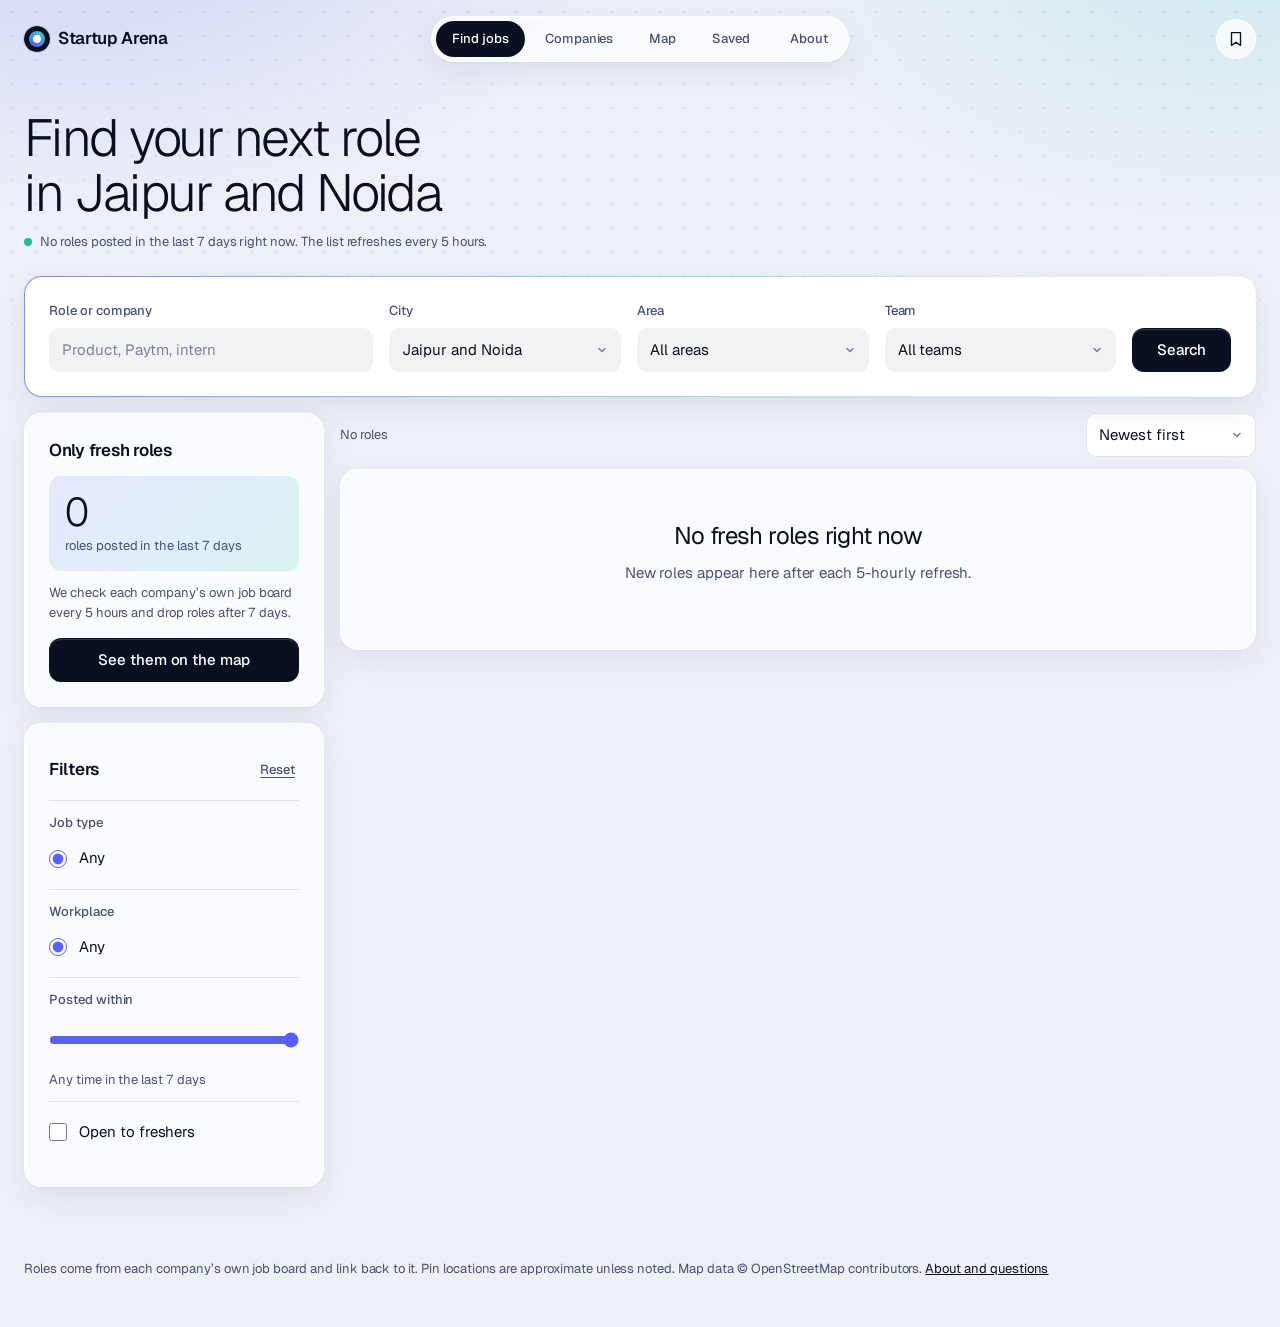
<file: index.html>
<!doctype html>
<html lang="en">
<head>
  <meta charset="utf-8">
  <meta name="viewport" content="width=device-width, initial-scale=1, viewport-fit=cover">
  <title>Startup Arena · Jobs in Jaipur and Noida</title>
  <meta name="description" content="Live open roles at companies in Jaipur and Noida. Search, filter by area and team, save roles and apply on each company's own job board.">
  <meta name="theme-color" content="#edf0f7" media="(prefers-color-scheme: light)">
  <meta name="theme-color" content="#070b17" media="(prefers-color-scheme: dark)">
  <meta property="og:type" content="website">
  <meta property="og:site_name" content="Startup Arena">
  <meta property="og:title" content="Startup Arena · Jobs in Jaipur and Noida">
  <meta property="og:description" content="Live open roles at companies in Jaipur and Noida. Posted in the last 7 days, refreshed every 5 hours.">
  <meta property="og:image" content="https://llakshitt.github.io/startup-arena/assets/og.png">
  <meta property="og:image:width" content="1200">
  <meta property="og:image:height" content="630">
  <meta name="twitter:card" content="summary_large_image">
  <link rel="icon" href="assets/icon.svg" type="image/svg+xml">
  <link rel="preconnect" href="https://fonts.googleapis.com">
  <link rel="preconnect" href="https://fonts.gstatic.com" crossorigin>
  <link rel="stylesheet" href="https://fonts.googleapis.com/css2?family=Geist:wght@300;400;500;600&display=swap">
  <link rel="stylesheet" href="style.css">
  <link rel="preload" href="data/jobs.json" as="fetch" crossorigin>
  <script defer type="module" src="jobs.js"></script>
</head>
<body data-page="home">
  <a class="skip" href="#main">Skip to content</a>
  <header class="top">
    <a class="brand" href="index.html#/jobs">Startup Arena</a>
    <nav class="mainnav" aria-label="Main">
      <a href="index.html#/jobs" data-view="jobs">Find jobs</a>
      <a href="index.html#/companies" data-view="companies">Companies</a>
      <a href="map.html#/jaipur">Map</a>
      <a href="index.html#/saved" data-view="saved">Saved <span id="navSaved"></span></a>
      <a class="navabout" href="index.html#/about" data-view="about">About</a>
    </nav>
    <div class="topright">
      <a class="iconbtn" href="index.html#/saved" aria-label="Saved roles">
        <svg width="18" height="18" viewBox="0 0 24 24" fill="none" stroke="currentColor" stroke-width="1.8" stroke-linejoin="round" aria-hidden="true"><path d="M6 3.5h12v17l-6-4.2-6 4.2z"/></svg>
        <span class="dot" id="savedDot" hidden></span>
      </a>
    </div>
  </header>

  <main id="main">
    <!-- Find jobs -->
    <section id="view-jobs" class="view" hidden>
      <div class="wrap">
        <div class="pagehead">
          <h1>Find your next role in Jaipur and Noida</h1>
          <p class="stat"><span class="live" aria-hidden="true"></span><span id="stat">Loading the latest roles…</span></p>
        </div>

        <form class="searchcard" id="searchForm" role="search">
          <label class="f"><span>Role or company</span><input type="search" id="fq" placeholder="Product, Paytm, intern" autocomplete="off" enterkeyhint="search"></label>
          <label class="f"><span>City</span>
            <select id="fcity"><option value="">Jaipur and Noida</option><option value="jaipur">Jaipur</option><option value="noida">Noida</option></select>
          </label>
          <label class="f"><span>Area</span><select id="farea"></select></label>
          <label class="f"><span>Team</span><select id="fdept"></select></label>
          <button class="btn-dark" type="submit">Search</button>
        </form>

        <div class="jobslayout">
          <aside class="filterpanel" id="filterPanel" aria-label="Filters">
            <div class="card promo">
              <h2>Only fresh roles</h2>
              <div class="well"><b id="promoN">0</b><span>roles posted in the last 7 days</span></div>
              <p>We check each company’s own job board every 5 hours and drop roles after 7 days.</p>
              <a class="btn-dark" href="map.html#/jaipur">See them on the map</a>
            </div>
            <div class="card">
              <div class="fhead">
                <h2>Filters</h2>
                <button type="button" class="linkbtn" id="freset">Reset</button>
                <button type="button" class="iconbtn sheetclose" id="fclose" aria-label="Close filters">
                  <svg width="16" height="16" viewBox="0 0 24 24" fill="none" stroke="currentColor" stroke-width="2" stroke-linecap="round" aria-hidden="true"><path d="M6 6l12 12M18 6 6 18"/></svg>
                </button>
              </div>
              <div class="sheetfields" id="sheetFields"></div>
              <fieldset><legend>Job type</legend><div id="typeList"></div></fieldset>
              <fieldset><legend>Workplace</legend><div id="workList"></div></fieldset>
              <fieldset>
                <legend>Posted within</legend>
                <div class="range"><input type="range" id="fdays" min="1" max="7" step="1" aria-label="Posted within days"><output id="fdaysOut" for="fdays"></output></div>
              </fieldset>
              <fieldset><label class="check"><input type="checkbox" id="ffresh"><span>Open to freshers</span></label></fieldset>
              <button type="button" class="btn-dark sheetdone" id="fdone">Show roles</button>
            </div>
          </aside>

          <div class="results">
            <div class="toolbar">
              <p id="rcount" role="status" aria-live="polite"></p>
              <button type="button" class="btn-light filtersbtn" id="fopen" aria-controls="filterPanel">Filters <span class="badge" id="fbadge"></span></button>
              <label><span class="sr">Sort roles</span>
                <select id="fsort"><option value="new">Newest first</option><option value="company">Company A to Z</option></select>
              </label>
            </div>
            <div class="chips" id="chips"></div>
            <div class="jobsgrid" id="grid" aria-live="polite">
              <div class="skelcard"></div><div class="skelcard"></div><div class="skelcard"></div>
              <div class="skelcard"></div><div class="skelcard"></div><div class="skelcard"></div>
            </div>
            <div class="more"><button type="button" class="btn-light" id="more" hidden>Show more roles</button></div>
          </div>
        </div>
      </div>
    </section>

    <!-- Companies -->
    <section id="view-companies" class="view" hidden>
      <div class="wrap">
        <div class="pagehead">
          <h1>Companies hiring now</h1>
          <p class="stat" id="cstat"></p>
        </div>
        <form class="searchcard slim" onsubmit="return false" role="search">
          <label class="f"><span>Company name</span><input type="search" id="cq" placeholder="Search companies" autocomplete="off"></label>
          <div class="seg" role="group" aria-label="City" id="cseg">
            <button type="button" data-city="" aria-pressed="true">Both</button>
            <button type="button" data-city="jaipur" aria-pressed="false">Jaipur</button>
            <button type="button" data-city="noida" aria-pressed="false">Noida</button>
          </div>
        </form>
        <div style="height:var(--s4)"></div>
        <div class="cogrid" id="cogrid"></div>
        <div id="watchBlock" hidden>
          <h2 class="subh">Based here, no live job feed</h2>
          <p class="subp">These companies hire through LinkedIn, Naukri or their own page, so we can’t read their roles automatically. Open their site to check.</p>
          <div class="cogrid" id="watchGrid"></div>
        </div>
      </div>
    </section>

    <!-- Saved -->
    <section id="view-saved" class="view" hidden>
      <div class="wrap">
        <div class="pagehead">
          <h1>Your saved roles</h1>
          <p class="stat">Saved on this device only. Mark each role as applied, interview or offer.</p>
        </div>
        <div class="savedbar" id="savedbar"></div>
        <div class="savedlist" id="savedlist"></div>
      </div>
    </section>

    <!-- About -->
    <section id="view-about" class="view" hidden>
      <div class="wrap">
        <div class="pagehead">
          <h1>Live roles, nothing old</h1>
          <p class="stat">Startup Arena reads each company’s own job board and shows what was posted this week.</p>
        </div>
        <div class="aboutgrid">
          <div class="card">
            <h2>How it works</h2>
            <ol class="steps">
              <li><div><h3>Find</h3><p>Search by role or company, then narrow by city, area, team, job type or freshers.</p></div></li>
              <li><div><h3>Open the details</h3><p>See the team, type, workplace and when it was posted. Star the roles you like.</p></div></li>
              <li><div><h3>Apply at the source</h3><p>Every role links to the company’s own job board. Download your saved list as a CSV.</p></div></li>
            </ol>
          </div>
          <div class="card faq">
            <h2>Questions</h2>
            <details><summary>Where do the roles come from?</summary><p>From each company’s own public job board. A refresh every 5 hours keeps the roles located in Jaipur or Noida and links back to the original listing.</p></details>
            <details><summary>How fresh is the data?</summary><p>It refreshes every 5 hours. Only roles posted in the last 7 days are shown. When a company does not publish a posting date, the age counts from the day we first saw the role.</p></details>
            <details><summary>Why is a company I know missing?</summary><p>Only companies whose job boards are open to the public can be read automatically. Many Jaipur companies hire through LinkedIn, Naukri or their own page. They appear on the Companies screen without a job feed.</p></details>
            <details><summary>Do you apply for me?</summary><p>No. You apply on the company’s own page.</p></details>
            <details><summary>Where are my saved roles stored?</summary><p>Only in your own browser. There is no account and nothing is uploaded. Download the CSV before you clear browser data or switch devices.</p></details>
          </div>
        </div>
      </div>
    </section>
  </main>

  <footer class="wrap foot">Roles come from each company’s own job board and link back to it. Pin locations are approximate unless noted. Map data © OpenStreetMap contributors. <a href="#/about">About and questions</a></footer>

  <div class="scrim" id="scrim" hidden></div>
  <dialog id="jobDialog" aria-labelledby="dlgTitle"></dialog>
</body>
</html>
</file>
<file: style.css>
/* =====================================================================
   Startup Arena: one design system for every screen.
   Face: Inter only. Weights 300 (page titles), 400, 500, 600.
   Surfaces: soft blue-grey backdrop, white cards (radius 20), black pill actions.
   Colour is reserved for the two cities (Jaipur rose, Noida cobalt) on dots and map pins.
   ===================================================================== */

:root {
  color-scheme: light dark;

  /* colour: cool mineral neutrals, one ion-blue accent, two city hues used only on dots and map pins */
  --bg: #edf0f7;
  --surface: #ffffff;                    /* solid card fill */
  --glass: rgb(255 255 255 / .72);       /* translucent panels */
  --glass-line: rgb(255 255 255 / .95);
  --ink: #0a1020;
  --ink-2: #485272;                      /* 6.9:1 on white */
  --ink-3: #7a839c;                      /* placeholders only */
  --line: rgb(10 16 32 / .10);
  --field: rgb(10 16 32 / .05);
  --brand: #5560ff;                      /* focus, slider, active underline, glow */
  --brand-soft: rgb(85 96 255 / .12);
  --brand-ink: #2f3bd1;
  --teal-soft: rgb(20 184 166 / .14);
  --teal-ink: #0a6a61;
  --solid: #0a1020;                      /* "black" pills and primary buttons */
  --on-solid: #ffffff;
  --solid-hover: #1b2550;
  --jaipur: #d63a73;
  --noida: #2f6bff;
  --accent: var(--jaipur);
  --accent-ink: #ffffff;
  --accent-soft: rgb(214 58 115 / .10);
  --mono-a: #e3e7ff;                     /* company monogram gradient */
  --mono-b: #d2f1ee;
  --shadow: 0 1px 1px rgb(10 16 32 / .04), 0 10px 30px rgb(30 40 90 / .08);
  --glow-a: rgb(104 120 255 / .24);
  --glow-b: rgb(60 200 190 / .16);
  --dots: rgb(10 16 32 / .11);

  /* a card on hover flips to the opposite tone */
  --h-bg: linear-gradient(155deg, #0a1020 0%, #182152 100%);
  --h-ink: #ffffff;
  --h-ink-2: #b4bcd8;
  --h-solid: #ffffff;
  --h-on-solid: #0a1020;
  --h-chip: rgb(255 255 255 / .14);

  --ui: "Geist", "Inter", system-ui, -apple-system, "Segoe UI", sans-serif;

  --t-xs: 0.75rem;
  --t-sm: 0.8125rem;
  --t-md: 0.9375rem;
  --t-lg: 1.0625rem;
  --t-xl: 1.5rem;
  --t-2xl: clamp(2rem, 3.6vw + 0.6rem, 3.25rem);

  --s1: 4px; --s2: 8px; --s3: 12px; --s4: 16px; --s5: 24px; --s6: 32px; --s7: 48px; --s8: 64px;
  --r-card: 18px;
  --r-control: 12px;
  --pill: 999px;
  --tap: 44px;
}
@media (prefers-color-scheme: dark) {
  :root {
    --bg: #070b17;
    --surface: #111a33;
    --glass: rgb(22 31 58 / .62);
    --glass-line: rgb(255 255 255 / .09);
    --ink: #e8ecfa;
    --ink-2: #a2abcb;
    --ink-3: #6c7597;
    --line: rgb(255 255 255 / .10);
    --field: rgb(255 255 255 / .06);
    --brand: #7c86ff;
    --brand-soft: rgb(124 134 255 / .18);
    --brand-ink: #aab1ff;
    --teal-soft: rgb(45 212 191 / .16);
    --teal-ink: #7ee8da;
    --solid: #e8ecfa;
    --on-solid: #0a1020;
    --solid-hover: #ffffff;
    --jaipur: #ff5c93;
    --noida: #6a93ff;
    --accent-soft: rgb(255 92 147 / .14);
    --mono-a: #2a3570;
    --mono-b: #164a52;
    --shadow: 0 1px 1px rgb(0 0 0 / .3), 0 12px 32px rgb(0 0 0 / .35);
    --glow-a: rgb(90 105 255 / .22);
    --glow-b: rgb(40 190 180 / .12);
    --dots: rgb(255 255 255 / .09);
    --h-bg: linear-gradient(155deg, #f4f6ff 0%, #dfe4ff 100%);
    --h-ink: #0a1020;
    --h-ink-2: #46506e;
    --h-solid: #0a1020;
    --h-on-solid: #ffffff;
    --h-chip: rgb(10 16 32 / .08);
  }
  .leaflet-tile-pane { filter: invert(1) hue-rotate(180deg) brightness(.92) contrast(.9) saturate(.8); }
  .leaflet-container { background: #0c1226; }
}
:root[data-city="noida"] { --accent: var(--noida); --accent-soft: rgb(47 107 255 / .10); }

*, *::before, *::after { box-sizing: border-box; }
html { -webkit-text-size-adjust: 100%; }
body {
  margin: 0; min-height: 100dvh; position: relative;
  font: 400 var(--t-md)/1.5 var(--ui); letter-spacing: -0.003em; font-feature-settings: "tnum" 1, "cv11" 1;
  color: var(--ink); -webkit-font-smoothing: antialiased;
  background:
    radial-gradient(900px 520px at 6% -8%, var(--glow-a), transparent 62%),
    radial-gradient(760px 460px at 96% -4%, var(--glow-b), transparent 62%),
    var(--bg);
  background-repeat: no-repeat;
}
/* fine dot grid that fades out below the header */
body::before {
  content: ""; position: absolute; inset: 0 0 auto 0; height: 520px; z-index: -1; pointer-events: none;
  background-image: radial-gradient(var(--dots) 1px, transparent 1.3px); background-size: 24px 24px;
  -webkit-mask-image: linear-gradient(180deg, #000 0, transparent 100%); mask-image: linear-gradient(180deg, #000 0, transparent 100%);
}
h1, h2, h3, h4, p, ul, ol, dl, dd, fieldset { margin: 0; padding: 0; }
ul, ol { list-style: none; }
a { color: inherit; }
button, input, select { font: inherit; letter-spacing: inherit; color: inherit; }
button { cursor: pointer; }
[hidden] { display: none !important; }
:focus-visible { outline: 2px solid var(--brand); outline-offset: 2px; }
.sr { position: absolute; width: 1px; height: 1px; overflow: hidden; clip-path: inset(50%); white-space: nowrap; }
.skip { position: absolute; left: var(--s3); top: -80px; z-index: 1000; padding: var(--s3) var(--s4); background: var(--solid); color: var(--on-solid); border-radius: var(--r-control); }
.skip:focus { top: var(--s3); }
.wrap { width: min(1240px, 100% - 2 * var(--s5)); margin-inline: auto; }

/* ---------- buttons and inputs ---------- */
.btn-dark, .btn-light, .pill, .btn {
  display: inline-flex; align-items: center; justify-content: center; gap: var(--s2);
  min-height: var(--tap); padding: 0 var(--s5); border: 1px solid transparent; border-radius: var(--r-control);
  font-size: var(--t-md); font-weight: 500; text-decoration: none; white-space: nowrap;
  transition: box-shadow .18s, background-color .18s, border-color .18s;
}
.btn-dark, .btn { background: var(--solid); color: var(--on-solid); box-shadow: inset 0 1px 0 rgb(255 255 255 / .16); }
.btn-dark:hover, .btn:hover { background: var(--solid-hover); box-shadow: inset 0 1px 0 rgb(255 255 255 / .2), 0 8px 24px color-mix(in srgb, var(--brand) 38%, transparent); }
.btn-light, .btn.light { background: var(--surface); color: var(--ink); border-color: var(--line); box-shadow: none; }
.btn-light:hover, .btn.light:hover { border-color: var(--brand); background: var(--surface); box-shadow: 0 0 0 3px var(--brand-soft); }
.pill { min-height: 36px; padding: 0 var(--s4); border-radius: var(--pill); font-size: var(--t-sm); background: var(--solid); color: var(--on-solid); }
.linkbtn { min-height: var(--tap); padding: 0 var(--s1); background: none; border: 0; font-size: var(--t-sm); font-weight: 500; color: var(--ink-2); text-decoration: underline; text-underline-offset: 3px; }
.linkbtn:hover { color: var(--ink); }
.iconbtn { display: grid; place-items: center; width: 40px; height: 40px; border: 1px solid var(--glass-line); border-radius: 50%; background: var(--glass); backdrop-filter: blur(12px); color: var(--ink); text-decoration: none; position: relative; }
.iconbtn:hover { background: var(--solid); color: var(--on-solid); }
.iconbtn .dot { position: absolute; top: 8px; right: 8px; width: 8px; height: 8px; border-radius: 50%; background: var(--brand); border: 2px solid var(--surface); }

input[type="search"], input[type="text"], select {
  width: 100%; min-height: var(--tap); padding: 0 var(--s3);
  border: 1px solid transparent; border-radius: 10px; background: var(--field); font-size: var(--t-md);
  transition: border-color .15s, background-color .15s, box-shadow .15s;
}
input::placeholder { color: var(--ink-3); }
input[type="search"]:focus-visible, select:focus-visible { background: var(--surface); border-color: var(--brand); box-shadow: 0 0 0 3px var(--brand-soft); outline: 0; }
select { appearance: none; padding-right: 36px; background-image: url("data:image/svg+xml,%3Csvg xmlns='http://www.w3.org/2000/svg' width='12' height='12' viewBox='0 0 12 12'%3E%3Cpath d='M3 4.5 6 7.5 9 4.5' fill='none' stroke='%237a839c' stroke-width='1.6' stroke-linecap='round' stroke-linejoin='round'/%3E%3C/svg%3E"); background-repeat: no-repeat; background-position: right 12px center; }
select option { color: #0a1020; background: #fff; }
.f { display: grid; gap: var(--s2); min-width: 0; }
.f > span { font-size: var(--t-sm); font-weight: 500; color: var(--ink-2); }

/* ---------- header ---------- */
.top { display: grid; grid-template-columns: 1fr auto 1fr; align-items: center; gap: var(--s4); width: min(1240px, 100% - 2 * var(--s5)); margin: 0 auto; padding: var(--s4) 0; }
.brand { display: inline-flex; align-items: center; gap: var(--s2); justify-self: start; font-size: var(--t-lg); font-weight: 600; letter-spacing: -0.02em; text-decoration: none; }
.brand::before { content: ""; width: 26px; height: 26px; border-radius: 50%; background: radial-gradient(circle at 50% 50%, var(--on-solid) 0 3.5px, transparent 4.5px), conic-gradient(from 210deg, var(--brand), #3cc8be, var(--brand)); box-shadow: inset 0 0 0 5px var(--solid), 0 0 0 1px var(--line); }
.mainnav { display: flex; gap: var(--s1); padding: var(--s1); background: var(--glass); border: 1px solid var(--glass-line); border-radius: var(--pill); backdrop-filter: blur(14px) saturate(1.3); box-shadow: var(--shadow); }
.mainnav a { display: flex; align-items: center; gap: var(--s1); min-height: 36px; padding: 0 var(--s4); border-radius: var(--pill); font-size: var(--t-sm); font-weight: 500; text-decoration: none; color: var(--ink-2); white-space: nowrap; transition: color .15s, background-color .15s; }
.mainnav a:hover { color: var(--ink); background: var(--field); }
.mainnav a[aria-current="page"] { background: var(--solid); color: var(--on-solid); }
.topright { display: flex; gap: var(--s2); justify-self: end; }

/* ---------- page heads ---------- */
.pagehead { padding: var(--s6) 0 var(--s5); }
.pagehead h1 { max-width: 19ch; font-size: var(--t-2xl); font-weight: 300; line-height: 1.06; letter-spacing: -0.04em; text-wrap: balance; }
.pagehead .stat { display: flex; align-items: center; gap: var(--s2); margin-top: var(--s3); font-size: var(--t-sm); color: var(--ink-2); }
.live { flex: none; width: 8px; height: 8px; border-radius: 50%; background: #1fbf8f; box-shadow: 0 0 0 0 rgb(31 191 143 / .5); }
@media (prefers-reduced-motion: no-preference) { .live { animation: live 2.4s ease-out infinite; } @keyframes live { 70%, 100% { box-shadow: 0 0 0 8px rgb(31 191 143 / 0); } } }

/* ---------- panels ---------- */
.card, .searchcard, .saved, .empty, .side {
  background: var(--glass); border: 1px solid var(--glass-line); border-radius: var(--r-card);
  box-shadow: var(--shadow); backdrop-filter: blur(16px) saturate(1.3);
}
.searchcard {
  display: grid; grid-template-columns: 1.4fr 1fr 1fr 1fr auto; gap: var(--s4); align-items: end; padding: var(--s5);
  border: 1px solid transparent;
  background: linear-gradient(var(--surface), var(--surface)) padding-box, linear-gradient(120deg, color-mix(in srgb, var(--brand) 70%, transparent), rgb(60 200 190 / .45) 55%, var(--glass-line)) border-box;
}
.searchcard.slim { grid-template-columns: minmax(0, 1fr) auto; }
.seg { display: flex; gap: var(--s1); padding: var(--s1); background: var(--field); border-radius: var(--r-control); }
.seg button { min-height: 36px; padding: 0 var(--s4); border: 0; border-radius: 9px; background: transparent; font-size: var(--t-sm); font-weight: 500; color: var(--ink-2); }
.seg button[aria-pressed="true"] { background: var(--solid); color: var(--on-solid); }

/* ---------- jobs layout ---------- */
.jobslayout { display: grid; grid-template-columns: 300px minmax(0, 1fr); gap: var(--s4); margin-top: var(--s4); align-items: start; padding-bottom: var(--s7); }
.filterpanel { position: sticky; top: var(--s4); display: grid; gap: var(--s4); }
.card { padding: var(--s5); }
.promo h2 { font-size: var(--t-lg); font-weight: 600; letter-spacing: -0.015em; }
.promo p { margin: var(--s2) 0 var(--s4); font-size: var(--t-sm); color: var(--ink-2); }
.promo .well { display: grid; gap: var(--s1); padding: var(--s4); margin: var(--s3) 0; background: linear-gradient(135deg, var(--brand-soft), var(--teal-soft)); border-radius: var(--r-control); }
.promo .well b { font-size: 2.5rem; font-weight: 300; line-height: 1; letter-spacing: -0.04em; }
.promo .well span { font-size: var(--t-sm); color: var(--ink-2); }
.promo .btn-dark { width: 100%; }
.sheetfields { display: none; }
.fhead { display: flex; align-items: center; justify-content: space-between; margin-bottom: var(--s2); }
.fhead h2 { font-size: var(--t-lg); font-weight: 600; letter-spacing: -0.015em; }
.sheetclose, .sheetdone, .filtersbtn, .scrim { display: none; }
fieldset { border: 0; min-width: 0; padding: var(--s3) 0; border-top: 1px solid var(--line); }
legend { float: left; width: 100%; margin-bottom: var(--s2); padding: 0; font-size: var(--t-sm); font-weight: 500; color: var(--ink-2); }
fieldset > * { clear: both; }
.opt, .check { display: flex; align-items: center; gap: var(--s3); min-height: 36px; font-size: var(--t-md); cursor: pointer; }
.opt .n { margin-left: auto; font-size: var(--t-xs); color: var(--ink-2); }
.opt input, .check input { width: 18px; height: 18px; margin: 0; accent-color: var(--brand); }
.range { display: grid; gap: var(--s2); }
.range input { width: 100%; accent-color: var(--brand); height: var(--tap); margin: 0; }
.range output { font-size: var(--t-sm); color: var(--ink-2); }

.toolbar { display: flex; align-items: center; gap: var(--s3); margin-bottom: var(--s3); }
.toolbar p { margin-right: auto; font-size: var(--t-sm); color: var(--ink-2); }
.toolbar select { width: auto; min-width: 170px; background-color: var(--surface); border-color: var(--line); }
.badge { min-width: 20px; padding: 0 6px; border-radius: var(--pill); background: var(--brand); color: #fff; font-size: var(--t-xs); line-height: 20px; text-align: center; }
.badge:empty { display: none; }
.chips { display: flex; flex-wrap: wrap; gap: var(--s2); margin-bottom: var(--s3); }
.chips:empty { display: none; }
.chip { display: inline-flex; align-items: center; gap: var(--s2); min-height: 32px; padding: 0 var(--s2) 0 var(--s3); border: 1px solid var(--line); border-radius: var(--pill); background: var(--surface); font-size: var(--t-sm); font-weight: 500; }
.chip:hover { border-color: var(--brand); box-shadow: 0 0 0 3px var(--brand-soft); }
.chip svg { opacity: .55; }

/* ---------- job and company cards ---------- */
.jobsgrid, .cogrid { display: grid; grid-template-columns: repeat(3, minmax(0, 1fr)); gap: var(--s4); }
.job, .co {
  position: relative; display: flex; flex-direction: column; gap: var(--s3); min-height: 236px; padding: var(--s4);
  background: var(--surface); border: 1px solid var(--line); border-radius: var(--r-card); box-shadow: var(--shadow);
  transition: background .2s, color .2s, border-color .2s, transform .2s;
}
.job:hover, .job:focus-within, .co:hover, .co:focus-within { background: var(--h-bg); color: var(--h-ink); border-color: transparent; }
@media (prefers-reduced-motion: no-preference) { .job:hover, .co:hover { transform: translateY(-2px); } }
.jt { display: flex; align-items: center; gap: var(--s3); }
.logo { display: grid; place-items: center; flex: none; width: 44px; height: 44px; border-radius: 50%; background: linear-gradient(145deg, var(--mono-a), var(--mono-b)); color: var(--ink); font-size: var(--t-lg); font-weight: 500; box-shadow: inset 0 0 0 1px var(--line); }
.datepill { padding: 0 var(--s3); border: 1px solid var(--line); border-radius: var(--pill); font-size: var(--t-xs); font-weight: 500; line-height: 26px; color: var(--ink-2); }
.bm { display: grid; place-items: center; width: 36px; height: 36px; margin-left: auto; border: 1px solid var(--line); border-radius: 50%; background: transparent; color: var(--ink); }
.bm:hover { border-color: var(--brand); }
.bm[aria-pressed="true"] { background: var(--solid); color: var(--on-solid); border-color: var(--solid); }
.jc { display: flex; align-items: center; gap: var(--s2); font-size: var(--t-sm); font-weight: 500; }
.cdot { width: 8px; height: 8px; border-radius: 50%; background: var(--c, var(--ink-3)); flex: none; box-shadow: 0 0 0 3px color-mix(in srgb, var(--c, var(--ink-3)) 18%, transparent); }
[data-city="jaipur"] { --c: var(--jaipur); }
[data-city="noida"] { --c: var(--noida); }
.jtitle { font-size: var(--t-lg); font-weight: 500; line-height: 1.3; letter-spacing: -0.015em; overflow-wrap: anywhere; }
.jtitle button { padding: 0; border: 0; background: none; text-align: left; font: inherit; letter-spacing: inherit; }
.jtitle button:focus-visible { outline-offset: 4px; }
.jtags { display: flex; flex-wrap: wrap; gap: var(--s1) var(--s3); font-size: var(--t-sm); color: var(--ink-2); }
.jloc { font-size: var(--t-sm); color: var(--ink-2); }
.jf { display: flex; align-items: center; gap: var(--s2); margin-top: auto; }
.jf .pill { margin-left: auto; }
.job:hover .datepill, .job:focus-within .datepill, .job:hover .bm, .job:focus-within .bm, .co:hover .count { border-color: transparent; background: var(--h-chip); color: var(--h-ink); }
.job:hover .jtags, .job:focus-within .jtags, .job:hover .jloc, .job:focus-within .jloc, .co:hover .samples, .co:focus-within .samples { color: var(--h-ink-2); }
.job:hover .bm[aria-pressed="true"], .job:focus-within .bm[aria-pressed="true"] { background: var(--h-solid); color: var(--h-on-solid); }
.job:hover .pill, .job:focus-within .pill, .co:hover .pill, .co:focus-within .pill { background: var(--h-solid); color: var(--h-on-solid); }
.tag { padding: 0 var(--s2); border-radius: var(--pill); font-size: var(--t-xs); font-weight: 500; line-height: 22px; background: var(--field); color: var(--ink); }
.tag.new { background: var(--brand-soft); color: var(--brand-ink); }
.tag.fresh { background: var(--teal-soft); color: var(--teal-ink); }
.job:hover .tag.new, .job:focus-within .tag.new { background: var(--h-chip); color: var(--h-ink); }
.job:hover .tag.fresh, .job:focus-within .tag.fresh, .co:hover .tag.fresh, .co:focus-within .tag.fresh { background: var(--h-chip); color: var(--h-ink); }

.more { display: grid; place-items: center; padding: var(--s5) 0 0; }
.empty { grid-column: 1 / -1; padding: var(--s7) var(--s5); text-align: center; }
.empty h2 { margin-bottom: var(--s2); font-size: var(--t-xl); font-weight: 400; letter-spacing: -0.025em; }
.empty p { max-width: 46ch; margin: 0 auto var(--s4); color: var(--ink-2); }
.tips { display: flex; flex-wrap: wrap; justify-content: center; gap: var(--s2); margin: 0 auto var(--s4); }
.skelcard { min-height: 236px; border-radius: var(--r-card); background: var(--glass); border: 1px solid var(--glass-line); }
@media (prefers-reduced-motion: no-preference) { .skelcard { animation: pulse 1.4s ease-in-out infinite; } @keyframes pulse { 50% { opacity: .45; } } }

/* ---------- companies ---------- */
.cogrid { margin-bottom: var(--s5); }
.co { min-height: 220px; }
.co h3 { font-size: var(--t-lg); font-weight: 500; letter-spacing: -0.015em; }
.co .count { margin-left: auto; padding: 0 var(--s3); border: 1px solid var(--line); border-radius: var(--pill); font-size: var(--t-xs); font-weight: 500; line-height: 26px; color: var(--ink-2); }
.co .samples { display: grid; gap: var(--s1); font-size: var(--t-sm); color: var(--ink-2); }
.co .samples li { overflow: hidden; text-overflow: ellipsis; white-space: nowrap; }
.co.hollow { background: transparent; box-shadow: none; border: 1.5px dashed var(--ink-3); min-height: 0; }
.co.hollow:hover, .co.hollow:focus-within { background: var(--h-bg); border-color: transparent; }
.subh { margin: var(--s6) 0 var(--s2); font-size: var(--t-xl); font-weight: 400; letter-spacing: -0.025em; }
.subp { margin-bottom: var(--s4); max-width: 60ch; color: var(--ink-2); font-size: var(--t-sm); }

/* ---------- saved ---------- */
.savedlist { display: grid; gap: var(--s3); padding-bottom: var(--s7); }
.saved { display: grid; grid-template-columns: 44px minmax(0, 1fr) auto; gap: var(--s1) var(--s4); align-items: center; padding: var(--s4); }
.saved .logo { grid-row: 1 / span 2; }
.saved a.title { font-weight: 500; text-decoration: none; overflow-wrap: anywhere; }
.saved a.title:hover { text-decoration: underline; text-underline-offset: 3px; }
.saved .meta { grid-column: 2; display: flex; flex-wrap: wrap; align-items: center; gap: var(--s1) var(--s3); font-size: var(--t-sm); color: var(--ink-2); }
.saved .acts { grid-column: 3; grid-row: 1 / span 2; display: flex; align-items: center; gap: var(--s2); }
.saved select { width: auto; min-width: 130px; min-height: 40px; }
.tag.gone { background: rgb(220 60 60 / .14); color: #b32626; }
.savedbar { display: flex; flex-wrap: wrap; align-items: center; justify-content: space-between; gap: var(--s3); margin-bottom: var(--s3); }
.savedbar p { font-size: var(--t-sm); color: var(--ink-2); }

/* ---------- about ---------- */
.aboutgrid { display: grid; grid-template-columns: 1fr 1fr; gap: var(--s4); padding-bottom: var(--s7); }
.aboutgrid .card h2 { margin-bottom: var(--s3); font-size: var(--t-xl); font-weight: 400; letter-spacing: -0.025em; }
.steps { display: grid; gap: var(--s4); counter-reset: s; }
.steps li { counter-increment: s; display: grid; grid-template-columns: 32px 1fr; gap: var(--s3); }
.steps li::before { content: counter(s); display: grid; place-items: center; width: 32px; height: 32px; border-radius: 50%; background: linear-gradient(145deg, var(--mono-a), var(--mono-b)); box-shadow: inset 0 0 0 1px var(--line); font-size: var(--t-sm); font-weight: 500; }
.steps h3 { font-size: var(--t-md); font-weight: 500; }
.steps p { color: var(--ink-2); font-size: var(--t-sm); }
.faq details { border-top: 1px solid var(--line); }
.faq summary { display: flex; align-items: center; justify-content: space-between; gap: var(--s4); min-height: 52px; font-weight: 500; cursor: pointer; list-style: none; }
.faq summary::-webkit-details-marker { display: none; }
.faq summary::after { content: "+"; font-size: var(--t-xl); font-weight: 300; color: var(--ink-2); }
.faq details[open] summary::after { content: "–"; }
.faq details p { padding-bottom: var(--s4); color: var(--ink-2); font-size: var(--t-sm); max-width: 62ch; }
.foot { padding: var(--s5) 0 var(--s7); font-size: var(--t-sm); color: var(--ink-2); }
.foot a { color: var(--ink); }

/* ---------- details dialog ---------- */
dialog { width: min(560px, calc(100% - 2 * var(--s4))); max-height: calc(100dvh - 2 * var(--s4)); padding: 0; border: 1px solid var(--glass-line); border-radius: var(--r-card); background: var(--surface); color: var(--ink); box-shadow: 0 30px 90px rgb(5 10 30 / .45); overflow: auto; }
dialog::backdrop { background: rgb(5 10 25 / .5); backdrop-filter: blur(4px); }
.dlg { display: grid; gap: var(--s4); padding: var(--s5); }
.dlg .jt .iconbtn { margin-left: auto; }
.dlg h2 { font-size: var(--t-xl); font-weight: 400; line-height: 1.25; letter-spacing: -0.025em; overflow-wrap: anywhere; }
.dlg dl { display: grid; grid-template-columns: 120px 1fr; gap: var(--s2) var(--s4); padding: var(--s4) 0; border-block: 1px solid var(--line); }
.dlg dt { color: var(--ink-2); }
.dlg .acts { display: flex; flex-wrap: wrap; gap: var(--s2); }
.dlg .acts .btn-dark { flex: 1 1 180px; }
.dlg .note { font-size: var(--t-sm); color: var(--ink-2); }

/* =====================================================================
   Map screen
   ===================================================================== */
body[data-page="map"] { height: 100dvh; display: grid; grid-template-columns: minmax(0, 1fr); grid-template-rows: auto minmax(0, 1fr); overflow: hidden; }
body[data-page="map"] .top { width: min(1480px, 100% - 2 * var(--s5)); }
.maplayout { display: grid; grid-template-columns: 420px minmax(0, 1fr); gap: var(--s4); width: min(1480px, 100% - 2 * var(--s5)); margin: 0 auto var(--s4); min-height: 0; }
.side { display: flex; flex-direction: column; min-height: 0; overflow: hidden; }
.mapwrap { position: relative; min-height: 0; border-radius: var(--r-card); overflow: hidden; border: 1px solid var(--glass-line); box-shadow: var(--shadow); }
#map { position: absolute; inset: 0; background: #e6eaf0; }
.mapnote { position: absolute; z-index: 500; left: var(--s3); right: var(--s3); bottom: var(--s3); padding: var(--s2) var(--s3); background: var(--surface); border-radius: var(--r-control); font-size: var(--t-sm); }
.cities { display: flex; gap: var(--s1); padding: var(--s1); margin: var(--s4) var(--s4) 0; background: var(--field); border-radius: var(--r-control); }
.cities a { flex: 1; display: grid; place-items: center; min-height: 36px; padding: 0 var(--s4); border-radius: 9px; font-size: var(--t-sm); font-weight: 500; text-decoration: none; color: var(--ink-2); }
.cities a[aria-current="page"] { background: var(--solid); color: var(--on-solid); }
.searchrow { display: flex; gap: var(--s2); padding: var(--s3) var(--s4); }
.filterbtn { display: none; align-items: center; gap: var(--s2); min-height: var(--tap); padding: 0 var(--s4); border: 1px solid var(--line); border-radius: 10px; background: var(--surface); font-weight: 500; }
.filterbtn[aria-expanded="true"] { border-color: var(--brand); }
.filters { display: grid; grid-template-columns: 1fr 1fr; gap: var(--s3); padding: 0 var(--s4) var(--s4); border-bottom: 1px solid var(--line); }
.field { display: grid; gap: var(--s1); min-width: 0; font-size: var(--t-sm); font-weight: 500; color: var(--ink-2); }
.filters .check { align-self: end; color: var(--ink); }
.filteractions { grid-column: 1 / -1; display: flex; align-items: center; justify-content: space-between; gap: var(--s3); }
.clear { min-height: var(--tap); padding: 0; background: none; border: 0; color: var(--ink-2); font-weight: 500; text-decoration: underline; text-underline-offset: 3px; }
.done { display: none; margin-left: auto; min-height: var(--tap); padding: 0 var(--s5); border: 0; border-radius: var(--r-control); background: var(--solid); color: var(--on-solid); font-weight: 500; }
.tabs { display: flex; gap: var(--s5); padding: 0 var(--s4); border-bottom: 1px solid var(--line); }
.tabs button { position: relative; min-height: var(--tap); padding: 0; background: none; border: 0; font-weight: 500; color: var(--ink-2); }
.tabs button[aria-pressed="true"] { color: var(--ink); }
.tabs button[aria-pressed="true"]::after { content: ""; position: absolute; left: 0; right: 0; bottom: -1px; height: 2px; background: var(--brand); box-shadow: 0 0 12px var(--brand); }
.side .count { padding: var(--s3) var(--s4) var(--s1); font-size: var(--t-sm); color: var(--ink-2); }
.side .stamp { padding: 0 var(--s4) var(--s2); font-size: var(--t-xs); color: var(--ink-3); }
.panel { flex: 1; overflow-y: auto; padding: 0 var(--s4) var(--s5); overscroll-behavior: contain; }
.co-row { display: grid; grid-template-columns: 40px minmax(0, 1fr) auto; grid-template-rows: auto auto; gap: 0 var(--s3); align-items: center; width: 100%; min-height: 68px; padding: var(--s3) var(--s2); text-align: left; background: none; border: 0; border-bottom: 1px solid var(--line); border-radius: 0; }
.co-row:hover { background: var(--field); }
.co-row .logo { grid-row: 1 / span 2; width: 40px; height: 40px; font-size: var(--t-md); }
.co-row strong { grid-column: 2; align-self: end; font-weight: 500; overflow-wrap: anywhere; }
.co-row .sub { grid-column: 2; grid-row: 2; align-self: start; font-size: var(--t-sm); color: var(--ink-2); }
.co-row .n { grid-row: 1 / span 2; grid-column: 3; min-width: 36px; padding: var(--s1) var(--s2); border-radius: var(--pill); background: var(--accent); color: var(--accent-ink); font-size: var(--t-sm); font-weight: 500; text-align: center; }
.subhead { margin: var(--s5) var(--s2) var(--s1); font-size: var(--t-sm); font-weight: 500; color: var(--ink-2); }
.watch { display: flex; justify-content: space-between; gap: var(--s3); align-items: center; min-height: var(--tap); padding: var(--s2); border-bottom: 1px solid var(--line); text-decoration: none; }
.watch:hover { background: var(--field); }
.watch span { font-size: var(--t-sm); color: var(--ink-2); }
.back { display: inline-flex; align-items: center; min-height: var(--tap); padding: 0; background: none; border: 0; font-weight: 500; text-decoration: underline; text-underline-offset: 3px; }
.detail h2 { font-size: var(--t-xl); font-weight: 400; letter-spacing: -0.025em; }
.detail .where { margin: var(--s1) 0 var(--s4); font-size: var(--t-sm); color: var(--ink-2); }
.role { display: grid; grid-template-columns: minmax(0, 1fr) auto; gap: var(--s1) var(--s2); padding: var(--s3) 0; border-top: 1px solid var(--line); }
.role a.title { font-weight: 500; text-decoration: none; overflow-wrap: anywhere; }
.role a.title:hover { text-decoration: underline; text-underline-offset: 3px; }
.role .meta { grid-column: 1; display: flex; flex-wrap: wrap; align-items: center; gap: var(--s1) var(--s3); font-size: var(--t-sm); color: var(--ink-2); }
.role .save { grid-row: 1 / span 2; grid-column: 2; display: grid; place-items: center; width: var(--tap); height: var(--tap); margin: -4px -8px 0 0; background: none; border: 0; border-radius: 50%; color: var(--ink); }
.role .save:hover { background: var(--field); }
.role .save[aria-pressed="true"] { background: var(--solid); color: var(--on-solid); }
.empty-side { padding: var(--s5) var(--s2); color: var(--ink-2); }
.empty-side h2 { margin-bottom: var(--s2); font-size: var(--t-lg); font-weight: 500; color: var(--ink); }
.empty-side code { display: block; margin-top: var(--s2); padding: var(--s2) var(--s3); background: var(--field); border-radius: 8px; font-size: var(--t-sm); color: var(--ink); overflow-x: auto; }
.hint { font-size: var(--t-sm); color: var(--ink-2); }
.skel { display: grid; grid-template-columns: 40px 1fr; gap: 0 var(--s3); align-items: center; height: 68px; padding: var(--s3) var(--s2); border-bottom: 1px solid var(--line); }
.skel::before { content: ""; width: 40px; height: 40px; border-radius: 50%; background: var(--field); }
.skel i { display: block; height: 12px; width: 60%; border-radius: 6px; background: var(--field); }
.pin { display: grid; place-items: center; width: 100%; height: 100%; border-radius: 50%; border: 2px solid #fff; box-shadow: 0 1px 4px rgb(0 0 0 / .35), 0 0 0 4px color-mix(in srgb, var(--accent) 22%, transparent); background: var(--accent); color: var(--accent-ink); font-size: var(--t-sm); font-weight: 600; line-height: 1; }
.pin.sel { outline: 3px solid var(--ink); }
.pin.hollow { background: #fff; color: var(--accent); border: 2px solid var(--accent); font-size: var(--t-xs); }
.pin.cluster { background: var(--solid); color: var(--on-solid); box-shadow: 0 1px 4px rgb(0 0 0 / .35), 0 0 0 5px color-mix(in srgb, var(--solid) 20%, transparent); }
.leaflet-container { font-family: var(--ui); }
.sheet { position: absolute; z-index: 600; left: var(--s3); right: var(--s3); bottom: 84px; display: none; gap: 0 var(--s3); align-items: center; grid-template-columns: minmax(0, 1fr) auto; padding: var(--s3) var(--s4); background: var(--surface); border: 1px solid var(--line); border-radius: var(--r-card); box-shadow: 0 8px 28px rgb(10 16 40 / .3); }
.sheet strong { font-size: var(--t-lg); font-weight: 500; }
.sheet .sub { font-size: var(--t-sm); color: var(--ink-2); }
.sheet .btn { grid-row: 1 / span 2; grid-column: 2; }
.viewbar { display: none; }
.savedbar-map { display: flex; flex-wrap: wrap; gap: var(--s2) var(--s3); align-items: center; justify-content: space-between; padding: var(--s1) 0 var(--s3); }
.savedrow { display: grid; gap: var(--s2); padding: var(--s3) 0; border-top: 1px solid var(--line); }
.savedrow a.title { font-weight: 500; text-decoration: none; overflow-wrap: anywhere; }
.savedrow .meta { display: flex; flex-wrap: wrap; gap: var(--s1) var(--s3); font-size: var(--t-sm); color: var(--ink-2); }
.savedrow .line { display: flex; flex-wrap: wrap; align-items: center; gap: var(--s2); }
.savedrow select { width: auto; min-height: 40px; }
.savedrow .rm { min-height: 40px; padding: 0 var(--s2); background: none; border: 0; color: var(--ink-2); text-decoration: underline; }

/* ---------- laptop ---------- */
@media (max-width: 1100px) {
  .searchcard { grid-template-columns: 1fr 1fr; }
  .searchcard .btn-dark { grid-column: 1 / -1; }
  .jobsgrid, .cogrid { grid-template-columns: repeat(2, minmax(0, 1fr)); }
  .maplayout { grid-template-columns: 360px minmax(0, 1fr); }
}

/* ---------- tablet and phone ---------- */
@media (max-width: 900px) {
  .top, body[data-page="map"] .top { grid-template-columns: 1fr auto; row-gap: var(--s3); width: calc(100% - 2 * var(--s4)); padding: var(--s3) 0; }
  .mainnav { grid-column: 1 / -1; grid-row: 2; overflow-x: auto; scrollbar-width: none; }
  .mainnav::-webkit-scrollbar { display: none; }
  .mainnav a { flex: 1 0 auto; justify-content: center; padding: 0 var(--s4); }
  .wrap { width: calc(100% - 2 * var(--s4)); }
  .pagehead { padding: var(--s4) 0; }
  .searchcard { grid-template-columns: minmax(0, 1fr) auto; padding: var(--s4); gap: var(--s3); }
  .searchcard .btn-dark { grid-column: auto; padding: 0 var(--s4); }
  .searchcard.slim { grid-template-columns: 1fr; }
  .jobslayout { grid-template-columns: 1fr; }

  .filtersbtn { display: inline-flex; }
  .filterpanel {
    position: fixed; z-index: 960; left: 0; right: 0; bottom: 0; top: auto; max-height: 88dvh; overflow-y: auto;
    padding: var(--s4) var(--s4) max(var(--s4), env(safe-area-inset-bottom)); gap: 0;
    background: var(--surface); border-radius: var(--r-card) var(--r-card) 0 0; border-top: 1px solid var(--line); box-shadow: 0 -12px 40px rgb(5 10 30 / .35);
    transform: translateY(105%); visibility: hidden; transition: transform .22s ease, visibility 0s .22s;
  }
  .filterpanel[data-open] { transform: none; visibility: visible; transition: transform .22s ease; }
  .filterpanel .promo { display: none; }
  .filterpanel .card { padding: 0; box-shadow: none; background: none; border: 0; backdrop-filter: none; }
  .sheetfields { display: grid; gap: var(--s3); padding: var(--s3) 0 var(--s4); }
  .sheetclose { display: grid; }
  .sheetdone { display: inline-flex; width: 100%; position: sticky; bottom: 0; margin-top: var(--s3); box-shadow: 0 0 0 var(--s3) var(--surface); }
  .scrim { display: block; position: fixed; inset: 0; z-index: 950; background: rgb(5 10 25 / .5); }
  .scrim[hidden] { display: none; }
  .toolbar { flex-wrap: wrap; }
  .toolbar p { flex: 1 1 100%; order: 3; margin: 0; }
  .toolbar select { flex: 1; min-width: 0; }
  .aboutgrid { grid-template-columns: 1fr; }

  .maplayout { grid-template-columns: minmax(0, 1fr); grid-template-rows: minmax(0, 1fr); width: 100%; margin: 0; position: relative; }
  .side, .mapwrap { grid-area: 1 / 1; border-radius: 0; box-shadow: none; border-inline: 0; }
  .panel { padding-bottom: 96px; }
  body[data-view="list"] .mapwrap { display: none; }
  body[data-view="map"] .side { display: none; }
  body[data-view="map"] .sheet:not([hidden]) { display: grid; }
  .filterbtn { display: inline-flex; }
  .filters { display: none; padding-top: var(--s1); }
  .filters[data-open] { display: grid; }
  .done { display: inline-flex; align-items: center; }
  .viewbar { position: fixed; z-index: 700; left: 50%; bottom: max(var(--s3), env(safe-area-inset-bottom)); transform: translateX(-50%); display: flex; gap: var(--s1); padding: var(--s1); background: var(--solid); border-radius: var(--pill); box-shadow: 0 6px 24px rgb(10 16 40 / .4); }
  .viewbar button { min-width: 104px; min-height: var(--tap); padding: 0 var(--s5); border: 0; border-radius: var(--pill); background: transparent; color: var(--on-solid); font-weight: 500; }
  .viewbar button[aria-pressed="true"] { background: var(--surface); color: var(--ink); }
}

@media (max-width: 640px) {
  .mainnav .navabout { display: none; }
  .jobsgrid, .cogrid { grid-template-columns: 1fr; }
  .job, .co { min-height: 0; }
  .saved { grid-template-columns: 44px minmax(0, 1fr); }
  .saved .acts { grid-column: 1 / -1; grid-row: auto; justify-content: space-between; }
  .dlg dl { grid-template-columns: 96px 1fr; }
}

@media (prefers-reduced-motion: reduce) { * { scroll-behavior: auto !important; transition: none !important; animation: none !important; } }
</file>
